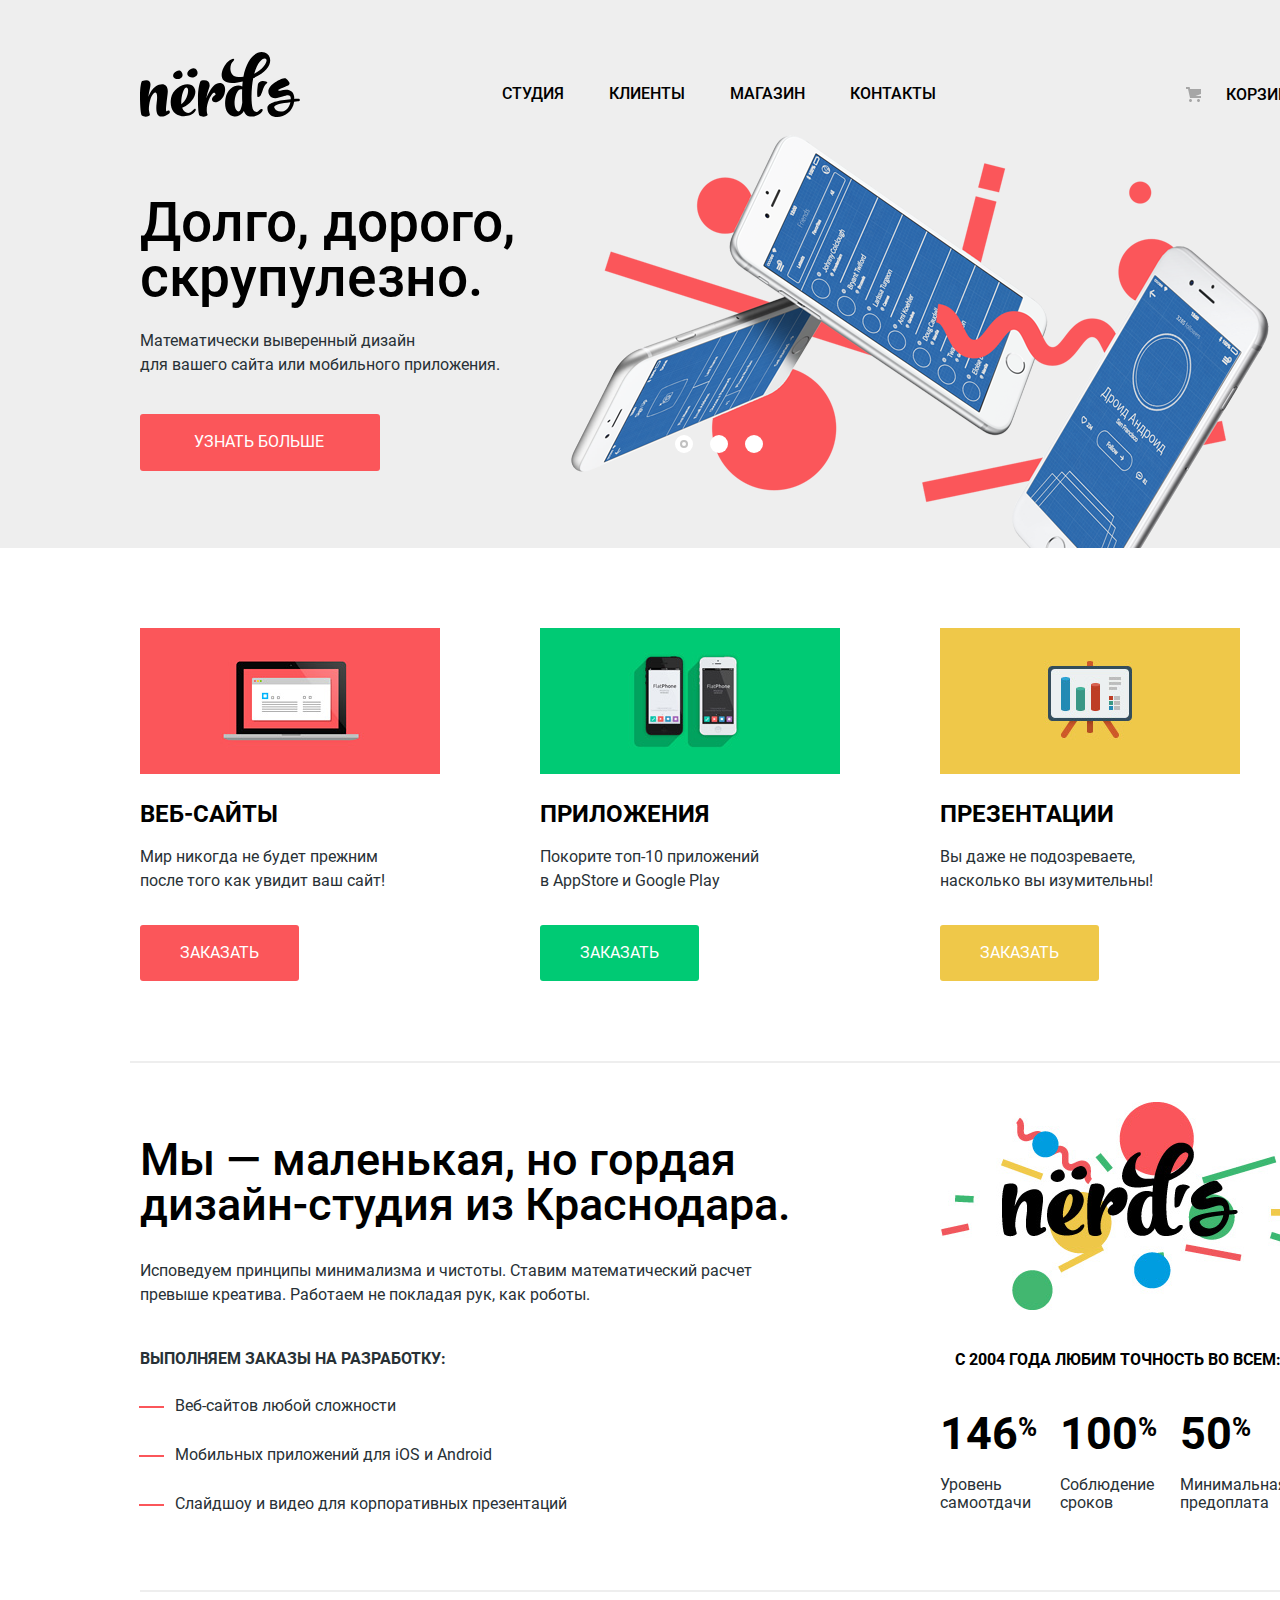
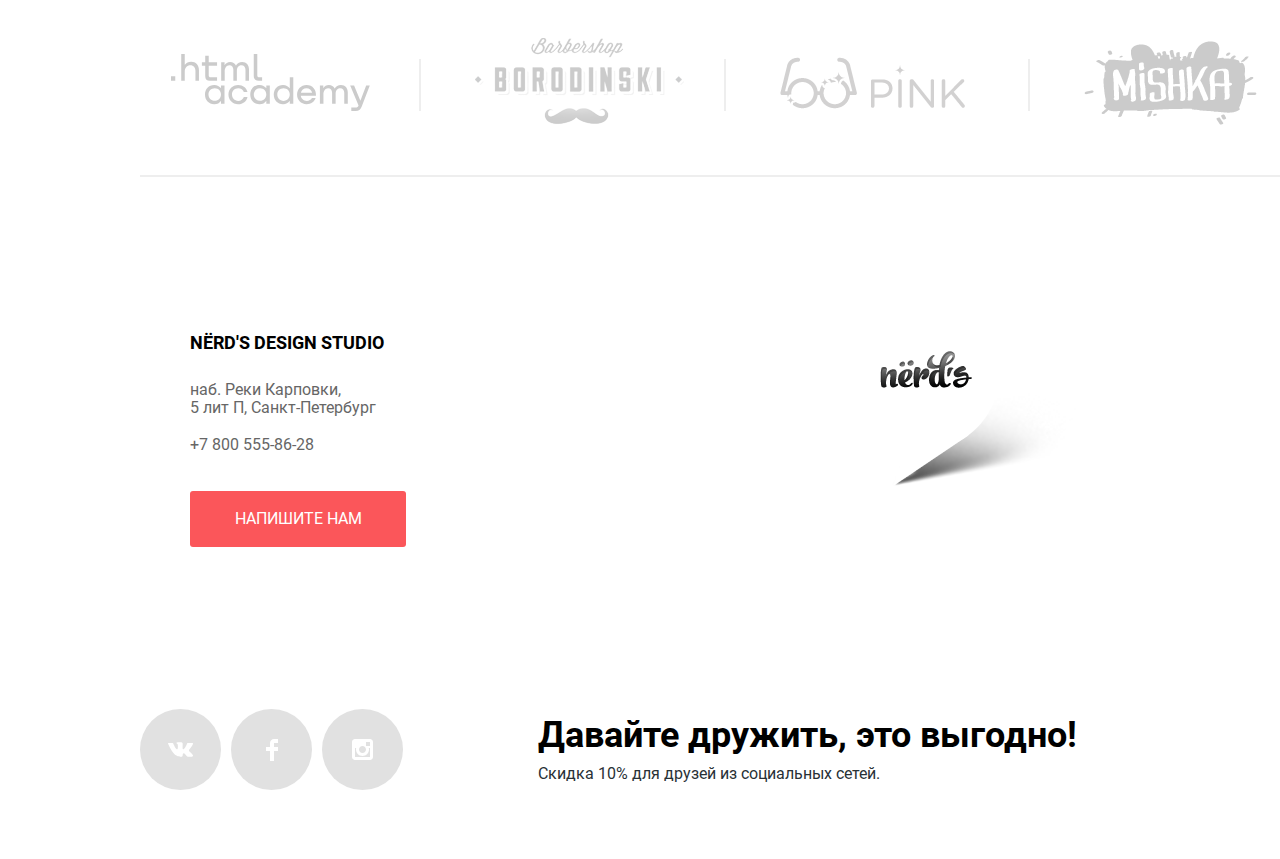
<file: index.html>
<!DOCTYPE html>
<html class="page" lang="ru">

<head>
    <meta charset="utf-8" />
    <title>HTML Academy: Нёрдс</title>
    <link rel="icon" href="favicon.ico" />
    <link rel="icon" href="img/favicons/favicon.svg" type="image/svg+xml" />
    <link rel="apple-touch-icon" href="img/favicons/152.png" />
    <link rel="manifest" href="manifest.webmanifest" />
    <link href="css/normalize.css" rel="stylesheet" />
    <link href="css/style.css" rel="stylesheet" />
</head>

<body class="page-body">
    <header class="main-header">
        <nav class="main-navigation">
            <div class="main-header-bar">
                <div class="main-navigation-wrappe">
                    <a href="index.html" class="main-header-logo">
                        <img src="img/nerds-logo.svg" width="160" height="65" alt="логотип магазина Нердс" />
                    </a>
                    <ul class="site-navigation">
                        <li><a href="#">студия</a></li>
                        <li><a href="#partners">клиенты</a></li>
                        <li><a href="catalog.html">магазин</a></li>
                        <li><a href="#contacts">контакты</a></li>
                    </ul>
                    <div class="basket-navigation">
                        <a class="basket" href="blank.html">корзина</a>
                    </div>
                </div>
            </div>
        </nav>
    </header>
    <main>
        <div class="features-wrappe">
            <section class="features container">
                <h1 class="visually-hidden">Интернет магазин Nerds</h1>
                <ul class="slider-list">
                    <li class="slide-one slide-all">
                        <div class="features-slide">
                            <p class="features-subject">
                                Долго, дорого,<br /> скрупулезно.</p>
                            <p></p>
                            <p class="features-subtitle">
                                Математически выверенный дизайн<br /> для вашего сайта или мобильного приложения.
                            </p>
                            <a class="button button-features" href="blank.html">узнать больше</a>
                            <div class="img-slide">
                                <img src="img/slide1-phone.png" width="760" height="431" alt="первая секции, телефоны для текста - Долго, дорого, скрупулезно.">
                            </div>
                        </div>
                    </li>
                    <li class="slide-two slide-none slide-all">
                        <div class="features-slide">
                            <p class="features-subject">
                                Любим математику<br /> как никто другой.
                            </p>
                            <p></p>
                            <p class="features-subtitle">
                                Никакого креатива, только математические формулы<br /> для расчета идеальных пропорций
                            </p>
                            <a class="button button-features" href="blank.html">узнать больше</a>
                            <div class="img-slide">
                                <img src="img/slide3-pc.png" width="760" height="431" alt="вторая секция, планшеты для текста -  Любим метематику.">
                            </div>
                        </div>
                    </li>
                    <li class="slide-three slide-none slide-all">
                        <div class="features-slide">
                            <p class="features-subject">
                                Только ночь,<br />только хардкор</p>
                            <p></p>
                            <p class="features-subtitle">
                                Работать днем, как все? Ма против этого.<br /> Ближе к полуночи работа только начинается.
                            </p>
                            <a class="button button-features" href="blank.html">узнать больше</a>
                            <div class="img-slide">
                                <img src="img/slide2-pad.png" width="760" height="431" alt="третья секция, ПК для текста - Только ночью.">
                            </div>
                        </div>
                    </li>
                </ul>
                <div class="slider-controls">
                    <button class="button-slide current" type="button" aria-label="Первый слайд"></button>
                    <button class="button-slide" type="button" aria-label="Второй слайд"></button>
                    <button class="button-slide" type="button" aria-label="Третий слайд"></button>
                </div>
            </section>
        </div>
        <section class="advantages container">
            <h2 class="visually-hidden">Преимущества</h2>
            <ul class="advantages-list">
                <li class="advantages-item">
                    <img class="advantages-img" src="img/web-site.png" width="300" height="146" alt="ноутбук и сайт" />
                    <h3>веб-сайты</h3>
                    <p>
                        Мир никогда не будет прежним<br /> после того как увидит ваш сайт!
                    </p>
                    <a class="button" href="blank.html">заказать</a>
                </li>
                <li class="advantages-item">
                    <img class="advantages-img" src="img/green-app.png" width="300" height="146" alt="зеленый телефон" />
                    <h3>приложения</h3>
                    <p>
                        Покорите топ-10 приложений<br /> в AppStore и Google Play
                    </p>
                    <a class="button button-app" href="blank.html">заказать</a>
                </li>
                <li class="advantages-item">
                    <img class="advantages-img" src="img/presentation.png" width="300" height="146" alt="желтый мальберт" />
                    <h3>презентации</h3>
                    <p>
                        Вы даже не подозреваете,<br /> насколько вы изумительны!
                    </p>
                    <a class="button button-presentation" href="blank.html">заказать</a>
                </li>
            </ul>
        </section>
        <section class="aside container">
            <h2 class="visually-hidden">Услуги</h2>
            <div class="entry">
                <p class="slogan">
                    Мы — маленькая, но гордая<br /> дизайн-студия из Краснодара.
                </p>
                <p>
                    Исповедуем принципы минимализма и чистоты. Ставим математический расчет
                    <br /> превыше креатива. Работаем не покладая рук, как роботы.
                </p>
                <p class="entry-caption">Выполняем заказы на разработку:</p>
                <ul class="entry-list">
                    <li class="entry-item">Веб-сайтов любой сложности</li>
                    <li class="entry-item">Мобильных приложений для iOS и Android</li>
                    <li class="entry-item">
                        Слайдшоу и видео для корпоративных презентаций
                    </li>
                </ul>
            </div>
            <div class="promo">
                <img src="img/nerds-illustration.png" width="360" height="208" alt="большой разноцветный логотип магазина Нердс" />
                <p class="promo-caption">с 2004 года Любим точность во всем:</p>
                <dl class="promo-list">
                    <dt>146<sup>%</sup></dt>
                    <dd>
                        Уровень<br /> самоотдачи
                    </dd>
                    <dt>100<sup>%</sup></dt>
                    <dd>
                        Соблюдение<br /> сроков
                    </dd>
                    <dt>50<sup>%</sup></dt>
                    <dd>
                        Минимальная<br /> предоплата
                    </dd>
                </dl>
            </div>
        </section>
        <section class="partners container">
            <h2 class="visually-hidden" id="partners">Клиенты</h2>
            <ul class="partners-list">
                <li class="partners-item line">
                    <a href="https://htmlacademy.ru/intensive/htmlcss">
                        <img class="partners-logo" src="img/logo_htmlacademy.svg" width="199" height="57" alt="логотип htmlacademy" />
                    </a>
                </li>
                <li class="partners-item line">
                    <a href="blank.html">
                        <img class="partners-logo" src="img/logo-barbershop.png" width="209" height="90" alt="логотип барбершоп" />
                    </a>
                </li>
                <li class="partners-item line">
                    <a href="blank.html">
                        <img class="partners-logo" src="img/logo-pink.png" width="185" height="52" alt="логотип pink" />
                    </a>
                </li>
                <li class="partners-item line">
                    <a href="blank.html">
                        <img class="partners-logo" src="img/logo-mishka.png" width="173" height="84" alt="логотип mishka" />
                    </a>
                </li>
            </ul>
        </section>
    </main>
    <footer class="main-footer">
        <div class="header-footer">
            <div class="maps">
                <iframe src="https://www.google.com/maps/embed?pb=!1m18!1m12!1m3!1d15974.010485032839!2d30.290241371312494!3d59.96944861841002!2m3!1f0!2f0!3f0!3m2!1i1024!2i768!4f13.1!3m3!1m2!1s0x4696314db404b36b%3A0x1d934f1978240bba!2zTtGRcmRz!5e0!3m2!1sru!2sby!4v1647709464839!5m2!1sru!2sby"
                    width="100%" height="416" style="border: 0" allowfullscreen="" loading="lazy"></iframe>
            </div>
            <div class="contacts container" id="contacts">
                <div class="contacts-address">
                    <p class="contacts-title">Nёrd's design studio</p>
                    <p class="contacts-text">
                        наб. Реки Карповки,<br /> 5 лит П, Санкт-Петербург
                    </p>
                    <p>
                        <a class="contacts-phone" href="tel:+78005558628">+7 800 555-86-28</a>
                    </p>
                    <a class="button button-contacts" href="#">Напишите нам</a>
                </div>
                <div class="map-marker">
                    <img src="img/map-marker.png" width="231" height="190" alt="метка карты" />
                </div>
            </div>
        </div>
        <div class="footer-down container">
            <div class="footer-social">
                <ul>
                    <li class="social-item">
                        <a class="social-button" href="#">
                            <span class="visually-hidden">Вконтакте</span>
                            <div class="social">
                                <svg aria-hidden="true" focusable="false" width="26" height="15" viewBox="0 0 27 15" fill="none">
                                    <path
                                        d="M16.138 11.51C17.094 11.201 18.318 13.55 19.621 14.449C20.599 15.13 21.348 14.983 21.348 14.983L24.821 14.933C24.821 14.933 26.636 14.821 25.778 13.379C25.707 13.259 25.275 12.31 23.193 10.357C21.016 8.31404 21.311 8.64504 23.932 5.11304C25.529 2.96004 26.168 1.64504 25.968 1.08504C25.776 0.546037 24.603 0.686037 24.603 0.686037L20.69 0.713037C20.309 0.714037 19.986 0.832037 19.839 1.22804C19.836 1.23204 19.218 2.89404 18.394 4.30704C16.653 7.29604 15.958 7.45504 15.67 7.26804C15.009 6.83504 15.176 5.53104 15.176 4.60404C15.176 1.70704 15.608 0.499037 14.33 0.187037C13.903 0.0830374 13.591 0.0150374 12.502 0.00503741C11.11 -0.0159626 9.92797 0.00503743 9.25797 0.334037C8.81297 0.557037 8.47197 1.04604 8.67897 1.07404C8.93897 1.10904 9.52197 1.23404 9.83397 1.66004C10.235 2.21204 10.223 3.44904 10.223 3.44904C10.223 3.44904 10.452 6.86004 9.68297 7.28304C9.15497 7.57304 8.43297 6.98104 6.87997 4.26704C6.08697 2.87904 5.48797 1.34504 5.48797 1.34504C5.48797 1.34504 5.37197 1.06004 5.16197 0.904037C4.91197 0.719037 4.56197 0.660037 4.56197 0.660037L0.84797 0.684037C0.84797 0.684037 0.28997 0.700037 0.0849697 0.946037C-0.0970303 1.16404 0.0699697 1.61404 0.0699697 1.61404C0.0699697 1.61404 2.97897 8.49504 6.27297 11.961C9.29297 15.143 12.725 14.932 12.725 14.932H14.28C14.28 14.932 14.749 14.878 14.989 14.62C15.213 14.38 15.203 13.929 15.203 13.929C15.203 13.929 15.172 11.82 16.138 11.51Z"
                                        fill="white" />
                                </svg>
                            </div>
                        </a>
                    </li>
                    <li class="social-item">
                        <a class="social-button" href="#">
                            <span class="visually-hidden">Фейсбук</span>
                            <div class="social">
                                <svg aria-hidden="true" focusable="false" width="12" height="22" viewBox="0 0 12 22" fill="none">
                                    <path d="M12 4V0H8C5.79086 0 4 1.79086 4 4V8H0V12H4V22H8V12H12V8H8V4H12Z"
                                        fill="white" />
                                </svg>
                            </div>
                        </a>
                    </li>
                    <li class="social-item">
                        <a class="social-button" href="blank.html">
                            <span class="visually-hidden">Инстаграм</span>
                            <div class="social">
                                <svg aria-hidden="true" focusable="false" width="21" height="21" viewBox="0 0 21 21" fill="none">
                                    <path fill-rule="evenodd" clip-rule="evenodd"
                                        d="M3 0H18C19.65 0 21 1.35 21 3V18C21 19.65 19.65 21 18 21H3C1.35 21 0 19.65 0 18V3C0 1.35 1.35 0 3 0ZM14 10.5C14 8.57 12.43 7 10.5 7C8.57 7 7 8.57 7 10.5C7 12.43 8.57 14 10.5 14C12.43 14 14 12.43 14 10.5ZM3 18V9H4.181C4.0626 9.49127 4.00186 9.99467 4 10.5C4 14.0899 6.91015 17 10.5 17C14.0899 17 17 14.0899 17 10.5C16.9986 9.99464 16.9379 9.49118 16.819 9H18V18H3ZM14 7H18V3H14V7Z"
                                        fill="white" />
                                </svg>
                            </div>
                        </a>
                    </li>
                </ul>
            </div>
            <div>
                <p class="footer-title">Давайте дружить, это выгодно!</p>
                <p class="footer-text">Скидка 10% для друзей из социальных сетей.</p>
            </div>
        </div>
    </footer>
    <div class="modal">
        <form class="answer-form" action="https://echo.htmlacademy.ru/courses" method="post">
            <div class="modal-wrapp">
                <h2 class="modal-title">Напишите нам</h2>
                <div class="modal-name-wrapp">
                    <label for="name">Ваше имя:</label>
                    <br>
                    <input class="modal-name modal-border" type="text" name="name" id="name" placeholder="Имя Фамилия">
                </div>
                <div class="modal-email-wrapp">
                    <label for="email">Ваш email:</label>
                    <br>
                    <input class="modal-email modal-border" type="text" name="email" id="email" placeholder="email@example.com">
                </div>
                <div class="modal-text-wrapp">
                    <label>Текст письма:</label>
                    <br>
                    <textarea class="modal-text modal-border" name="text" placeholder="В свободной форме"></textarea>
                </div>
                <button class="button modal-button" type="submit">Отправить</button>
                <button class="button-close" type="button" aria-label="Закрыть"></button>
            </div>
        </form>
    </div>
    <div class="dark-page">
    </div>
    <script src="js/modal.js"></script>
    <script src="js/slide.js"></script>
</body>

</html>
</file>
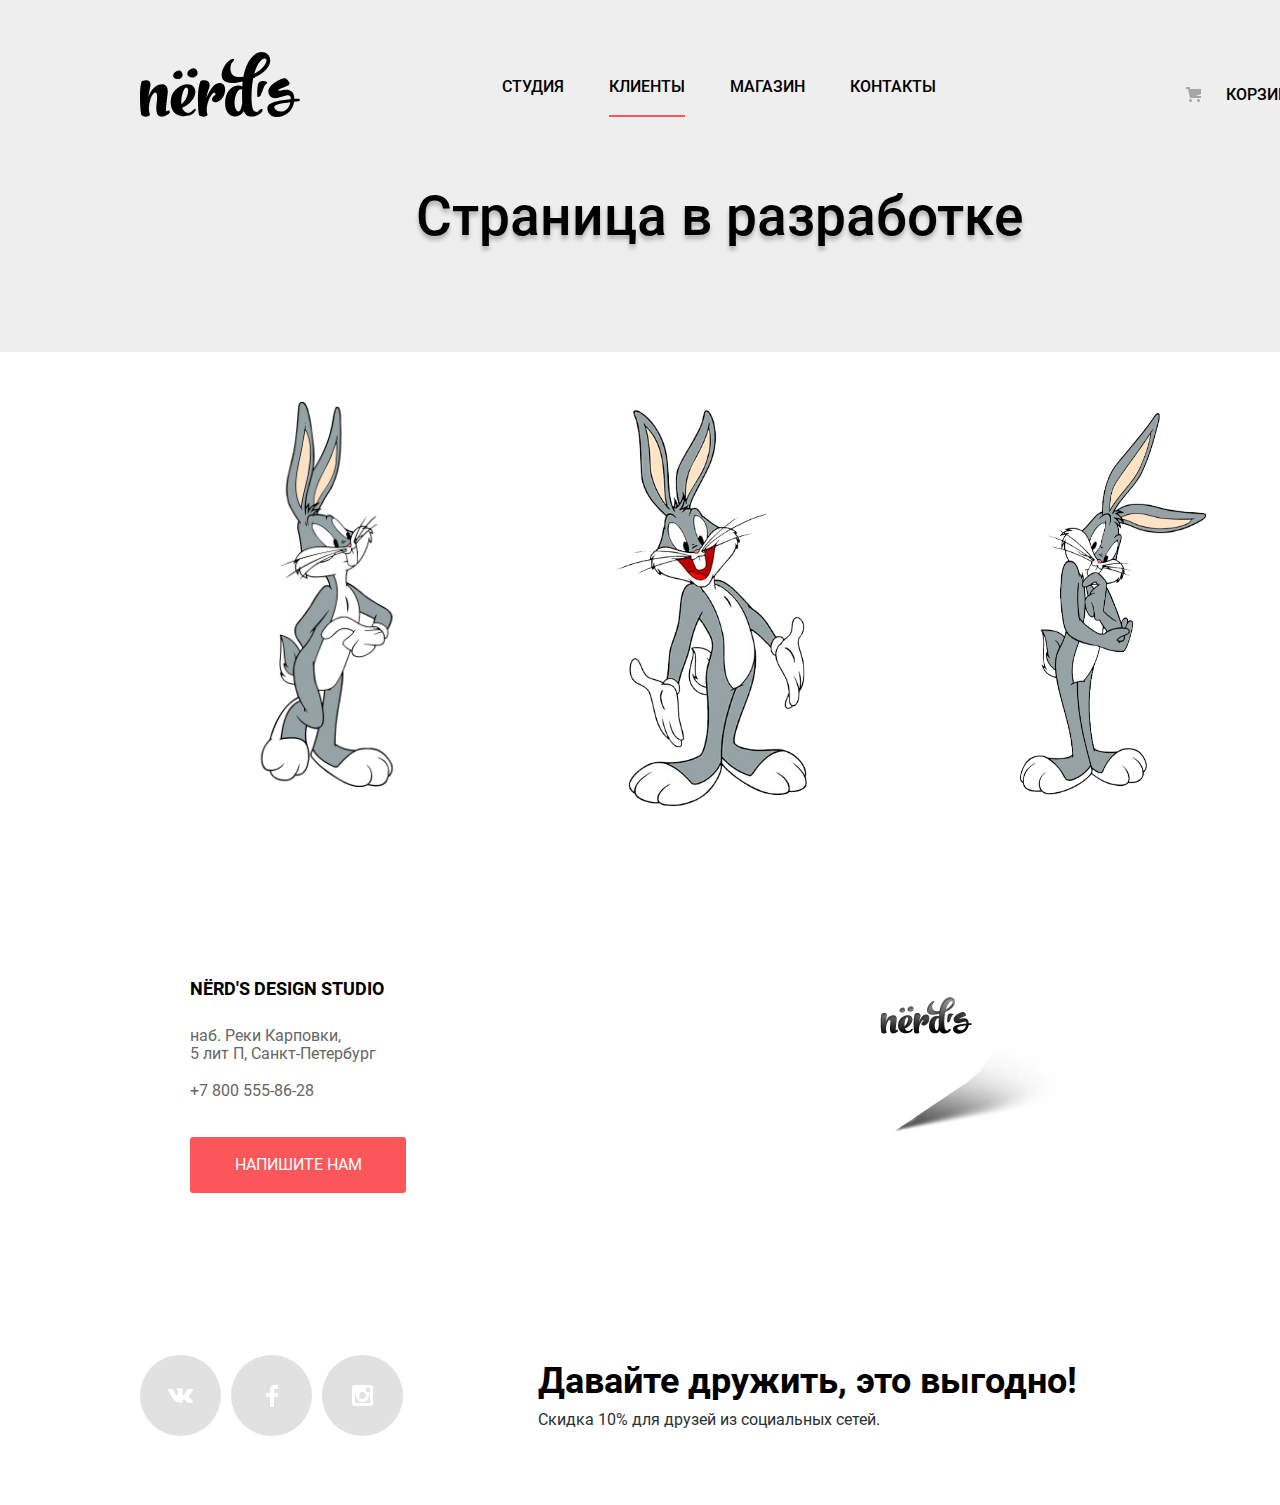
<file: blank.html>
<!DOCTYPE html>
<html class="page" lang="ru">

<head>
    <meta charset="utf-8">
    <title>HTML Academy: Нёрдс</title>
    <link rel="icon" href="favicon.ico">
    <link rel="icon" href="img/favicons/favicon.svg" type="image/svg+xml">
    <link rel="apple-touch-icon" href="img/favicons/152.png">
    <link rel="manifest" href="manifest.webmanifest">
    <link href="css/normalize.css" rel="stylesheet">
    <link href="css/style.css" rel="stylesheet">
</head>

<body class="page-body">
    <header class="main-header">
        <nav class="main-navigation">
            <div class="main-header-bar">
                <div class="main-navigation-wrappe">
                    <a href="index.html" class="main-header-logo">
                        <img src="img/nerds-logo.svg" width="160" height="65" alt="черный логотип Нердс">
                    </a>
                    <ul class="site-navigation">
                        <li><a href="index.html">студия</a></li>
                        <li><a class="active-page" href="#">клиенты</a></li>
                        <li><a href="catalog.html">магазин</a></li>
                        <li><a href="#">контакты</a></li>
                    </ul>
                    <div class="basket-navigation">
                        <a class="basket" href="blank.html">корзина</a>
                    </div>
                </div>
            </div>
        </nav>
        <section class="main-title-wrappe">
            <div class="main-title container">
                <h1>Страница в разработке</h1>
            </div>
        </section>
    </header>
    <main class="container">
        <div class="bugs">
            <a href="https://youtu.be/_SbJR2sgInw" target="_blank">
                <img src="img/blank/Bugs_blank.png" width="200" height="300" alt="bugs bunny">
            </a>
            <img src="img/blank/baks_bani4.png" width="240" height="420" alt="bugs bunny">
            <img src="img/blank/Bugs_blank2.png" width="200" height="380" alt="bugs bunny">
        </div>
    </main>
    <footer class="main-footer">
        <div class="header-footer">
            <div class="maps">
                <iframe src="https://www.google.com/maps/embed?pb=!1m18!1m12!1m3!1d15974.010485032839!2d30.290241371312494!3d59.96944861841002!2m3!1f0!2f0!3f0!3m2!1i1024!2i768!4f13.1!3m3!1m2!1s0x4696314db404b36b%3A0x1d934f1978240bba!2zTtGRcmRz!5e0!3m2!1sru!2sby!4v1647709464839!5m2!1sru!2sby"
                    width="100%" height="416" style="border: 0" allowfullscreen="" loading="lazy"></iframe>
            </div>
            <div class="contacts container">
                <div class="contacts-address">
                    <p class="contacts-title">Nёrd's design studio</p>
                    <p class="contacts-text">
                        наб. Реки Карповки,<br /> 5 лит П, Санкт-Петербург
                    </p>
                    <p>
                        <a class="contacts-phone" href="tel:+78005558628">+7 800 555-86-28</a
            >
          </p>
          <a class="button button-contacts" href="blank.html">Напишите нам</a>
                </div>
                <div class="map-marker">
                    <img src="img/map-marker.png" width="231" height="190" alt="метка карты" />
                </div>
            </div>
        </div>
        <div class="footer-down container">
            <div class="footer-social">
                <ul>
                    <li class="social-item">
                        <a class="social-button" href="#">
                            <span class="visually-hidden">Вконтакте</span>
                            <div class="social">
                                <svg aria-hidden="true" focusable="false" width="26" height="15" viewBox="0 0 27 15" fill="none">
                  <path
                    d="M16.138 11.51C17.094 11.201 18.318 13.55 19.621 14.449C20.599 15.13 21.348 14.983 21.348 14.983L24.821 14.933C24.821 14.933 26.636 14.821 25.778 13.379C25.707 13.259 25.275 12.31 23.193 10.357C21.016 8.31404 21.311 8.64504 23.932 5.11304C25.529 2.96004 26.168 1.64504 25.968 1.08504C25.776 0.546037 24.603 0.686037 24.603 0.686037L20.69 0.713037C20.309 0.714037 19.986 0.832037 19.839 1.22804C19.836 1.23204 19.218 2.89404 18.394 4.30704C16.653 7.29604 15.958 7.45504 15.67 7.26804C15.009 6.83504 15.176 5.53104 15.176 4.60404C15.176 1.70704 15.608 0.499037 14.33 0.187037C13.903 0.0830374 13.591 0.0150374 12.502 0.00503741C11.11 -0.0159626 9.92797 0.00503743 9.25797 0.334037C8.81297 0.557037 8.47197 1.04604 8.67897 1.07404C8.93897 1.10904 9.52197 1.23404 9.83397 1.66004C10.235 2.21204 10.223 3.44904 10.223 3.44904C10.223 3.44904 10.452 6.86004 9.68297 7.28304C9.15497 7.57304 8.43297 6.98104 6.87997 4.26704C6.08697 2.87904 5.48797 1.34504 5.48797 1.34504C5.48797 1.34504 5.37197 1.06004 5.16197 0.904037C4.91197 0.719037 4.56197 0.660037 4.56197 0.660037L0.84797 0.684037C0.84797 0.684037 0.28997 0.700037 0.0849697 0.946037C-0.0970303 1.16404 0.0699697 1.61404 0.0699697 1.61404C0.0699697 1.61404 2.97897 8.49504 6.27297 11.961C9.29297 15.143 12.725 14.932 12.725 14.932H14.28C14.28 14.932 14.749 14.878 14.989 14.62C15.213 14.38 15.203 13.929 15.203 13.929C15.203 13.929 15.172 11.82 16.138 11.51Z"
                    fill="white"
                  />
                </svg>
                            </div>
                        </a>
                    </li>
                    <li class="social-item">
                        <a class="social-button" href="#">
                            <span class="visually-hidden">Фейсбук</span>
                            <div class="social">
                                <svg aria-hidden="true" focusable="false" width="12" height="22" viewBox="0 0 12 22" fill="none">
                  <path
                    d="M12 4V0H8C5.79086 0 4 1.79086 4 4V8H0V12H4V22H8V12H12V8H8V4H12Z"
                    fill="white"
                  />
                </svg>
                            </div>
                        </a>
                    </li>
                    <li class="social-item">
                        <a class="social-button" href="#">
                            <span class="visually-hidden">Инстаграм</span>
                            <div class="social">
                                <svg aria-hidden="true" focusable="false" width="21" height="21" viewBox="0 0 21 21" fill="none">
                  <path
                    fill-rule="evenodd"
                    clip-rule="evenodd"
                    d="M3 0H18C19.65 0 21 1.35 21 3V18C21 19.65 19.65 21 18 21H3C1.35 21 0 19.65 0 18V3C0 1.35 1.35 0 3 0ZM14 10.5C14 8.57 12.43 7 10.5 7C8.57 7 7 8.57 7 10.5C7 12.43 8.57 14 10.5 14C12.43 14 14 12.43 14 10.5ZM3 18V9H4.181C4.0626 9.49127 4.00186 9.99467 4 10.5C4 14.0899 6.91015 17 10.5 17C14.0899 17 17 14.0899 17 10.5C16.9986 9.99464 16.9379 9.49118 16.819 9H18V18H3ZM14 7H18V3H14V7Z"
                    fill="white"
                  />
                </svg>
                            </div>
                        </a>
                    </li>
                </ul>
            </div>
            <div>
                <p class="footer-title">Давайте дружить, это выгодно!</p>
                <p class="footer-text">Скидка 10% для друзей из социальных сетей.</p>
            </div>
        </div>
    </footer>
    <div class="modal modal-none">
        <form class="answer-form" action="https://echo.htmlacademy.ru/courses" method="post">
            <div class="modal-wrapp">
                <h2 class="modal-title">Напишите нам</h2>
                <div class="modal-name-wrapp">
                    <label for="name">Ваше имя:</label>
                    <br />
                    <input class="modal-name modal-border" type="text" name="name" id="name" placeholder="Имя Фамилия" />
                </div>
                <div class="modal-email-wrapp">
                    <label for="email">Ваш email:</label>
                    <br />
                    <input class="modal-email modal-border" type="text" name="email" id="email" placeholder="email@example.com" />
                </div>
                <div class="modal-text-wrapp">
                    <label>Текст письма:</label>
                    <br />
                    <textarea class="modal-text modal-border" placeholder="В свободной форме"></textarea>
                </div>
                <button class="button modal-button" type="submit">Отправить</button>
                <button class="button-close" type="button" aria-label="Закрыть"></button>
            </div>
        </form>
    </div>
    <script src="js/modal.js"></script>
</body>

</html>
</file>
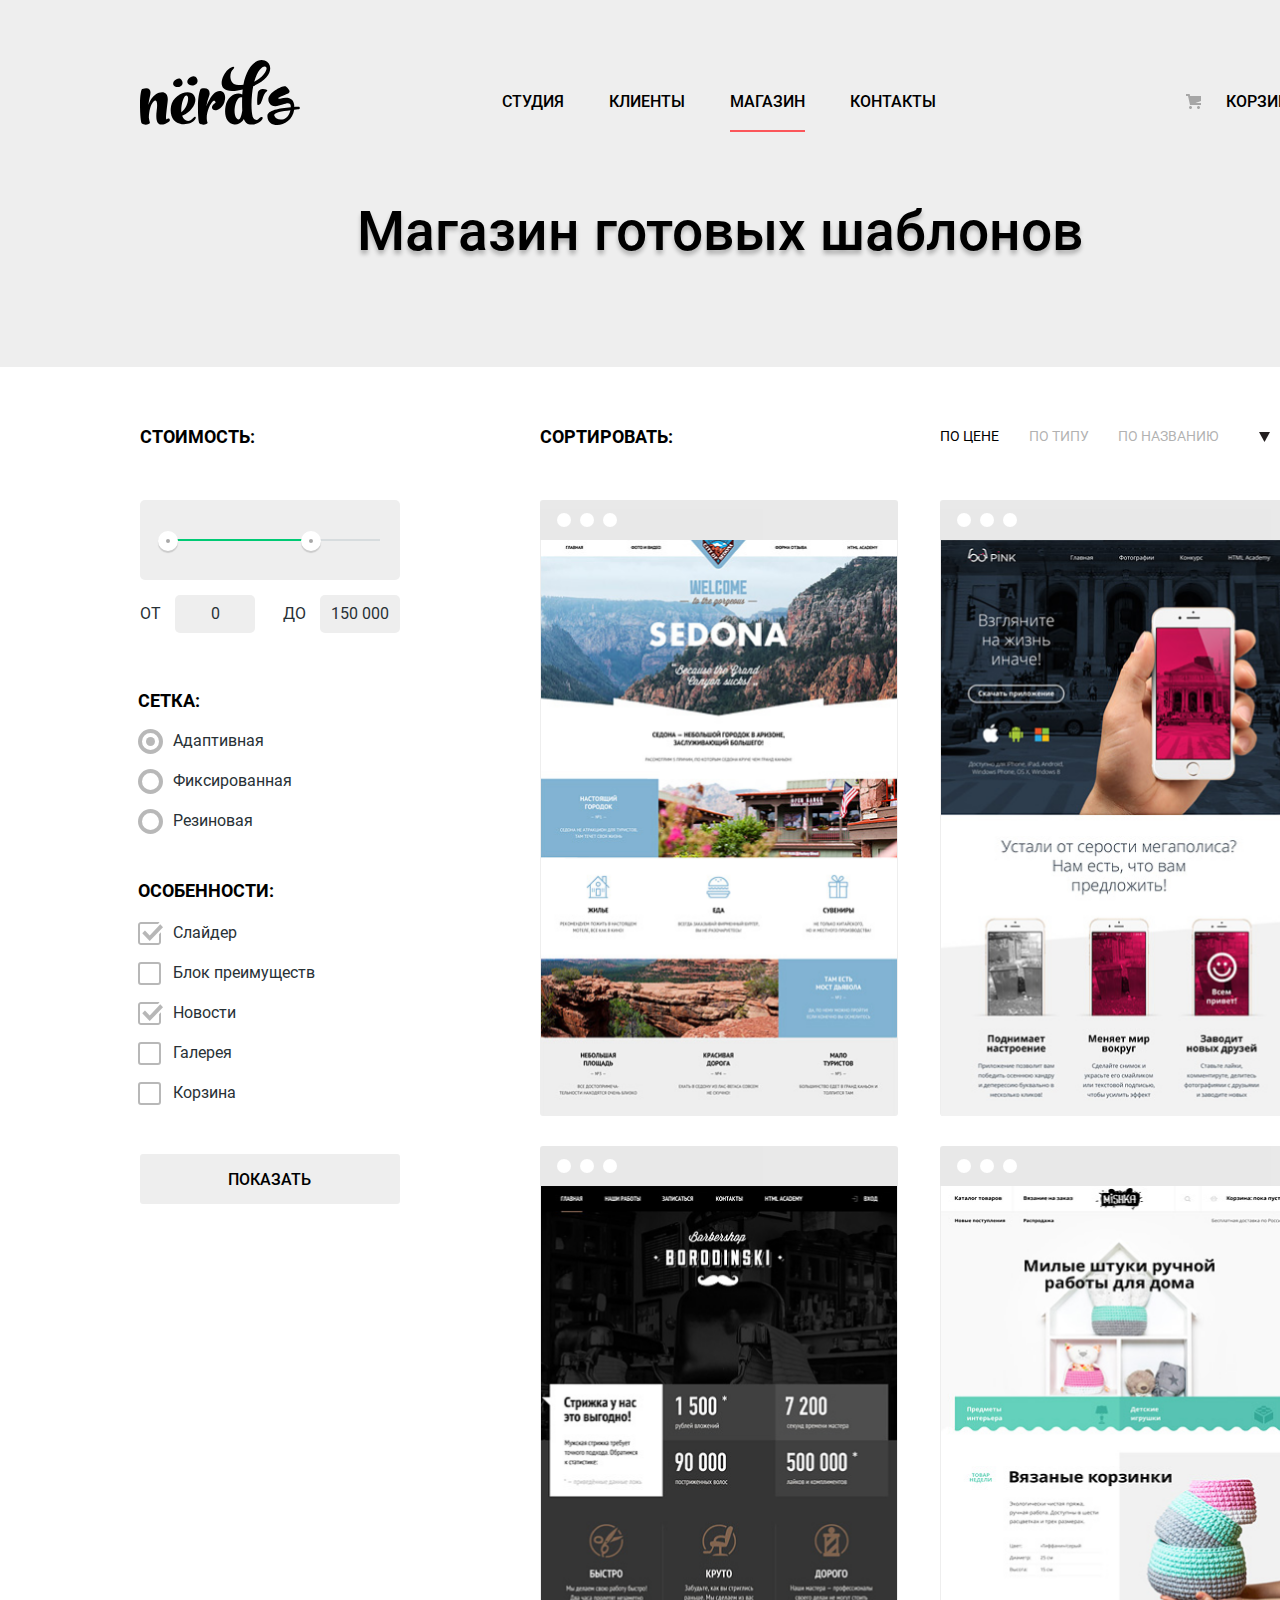
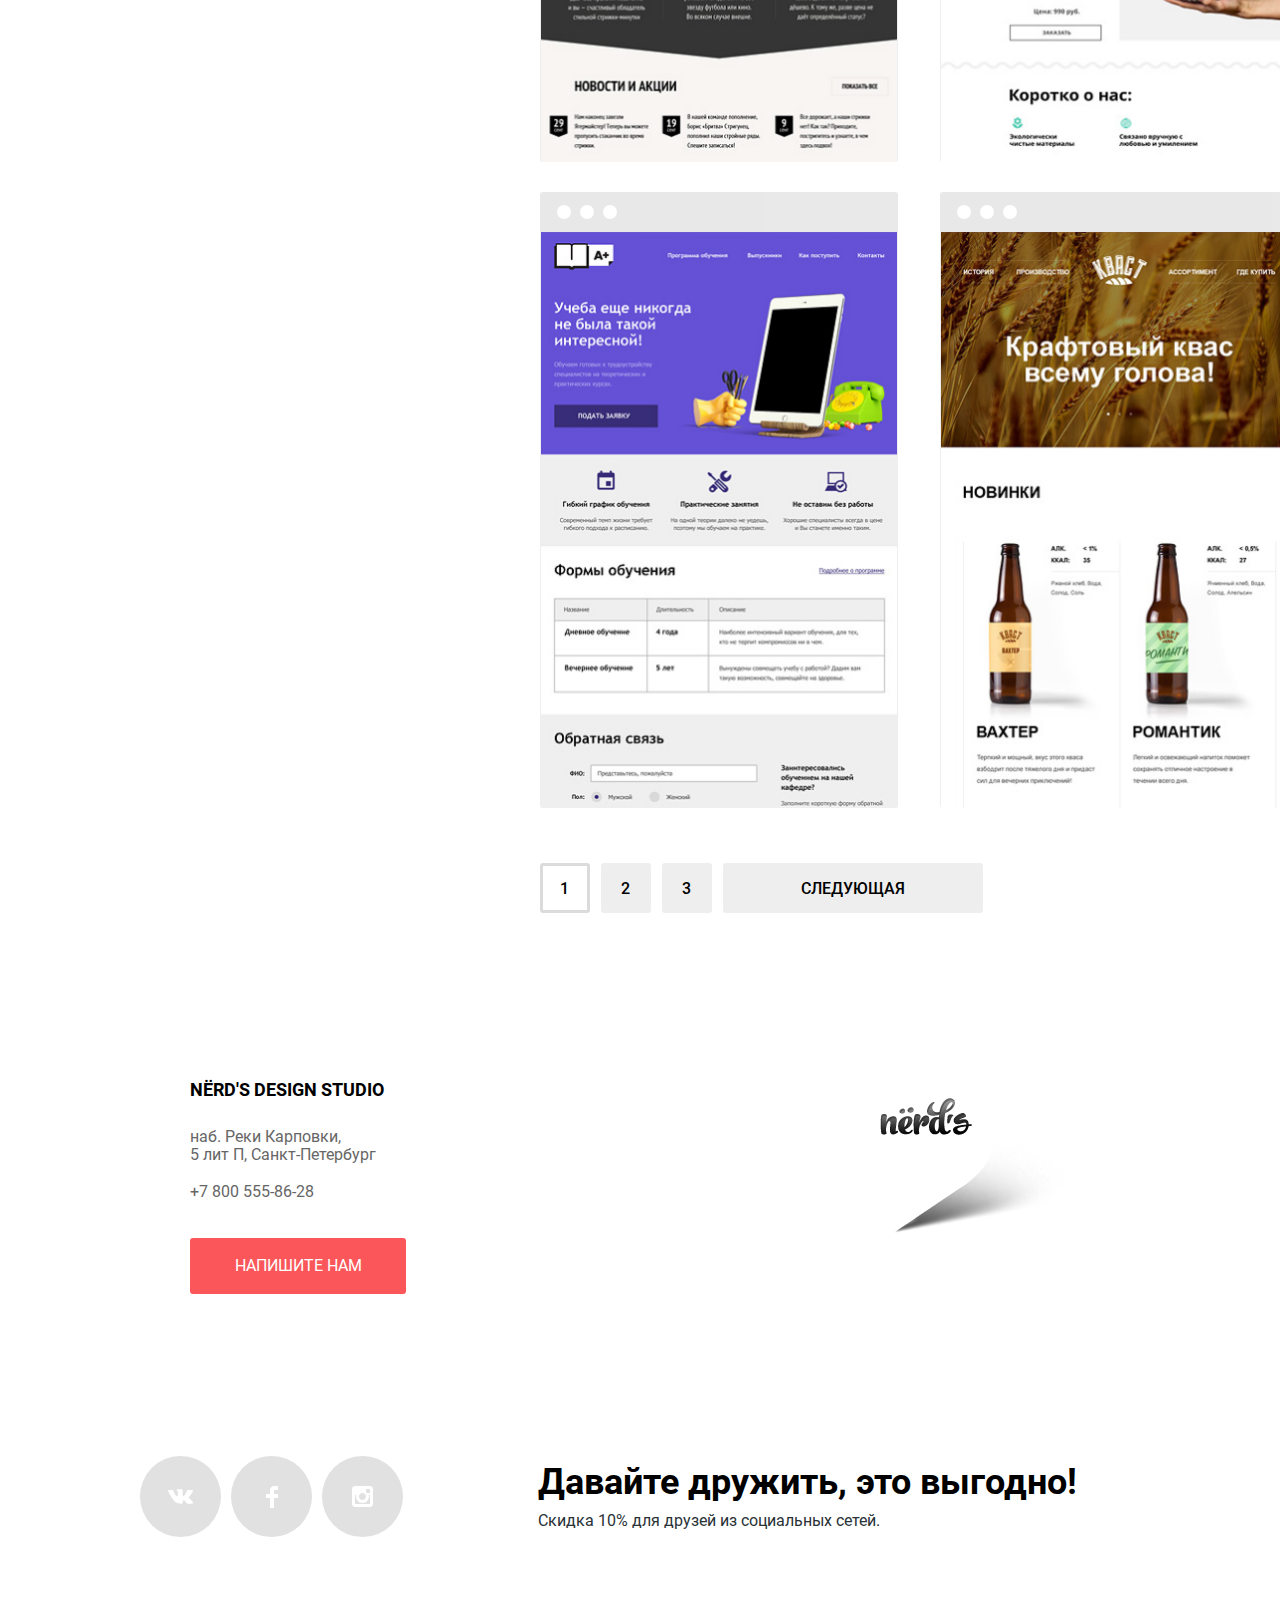
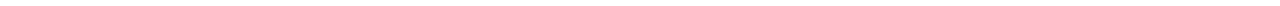
<file: catalog.html>
<!DOCTYPE html>
<html class="page" lang="ru">

<head>
    <meta charset="utf-8" />
    <title>HTML Academy: Нёрдс</title>
    <link rel="icon" href="favicon.ico" />
    <link rel="icon" href="img/favicons/favicon.svg" type="image/svg+xml" />
    <link rel="apple-touch-icon" href="img/favicons/152.png" />
    <link rel="manifest" href="manifest.webmanifest" />
    <link href="css/normalize.css" rel="stylesheet" />
    <link href="css/style.css" rel="stylesheet" />
</head>

<body class="page-body">
    <header class="main-header">
        <nav class="main-navigation">
            <div class="main-header-bar">
                <div class="main-navigation-wrappe">
                    <a href="index.html" class="main-header-logo">
                        <img src="img/nerds-logo.svg" width="160" height="65" alt="черный логотип Нердс" />
                    </a>
                    <ul class="site-navigation site-navigation-catalog">
                        <li><a href="index.html">студия</a></li>
                        <li><a href="index.html#partners">клиенты</a></li>
                        <li><a href="#" class="active-page">магазин</a></li>
                        <li><a href="#contacts">контакты</a></li>
                    </ul>
                    <div class="basket-navigation">
                        <a class="basket" href="blank.html">корзина</a>
                    </div>
                </div>
            </div>
        </nav>
        <section class="main-title-wrappe">
            <div class="main-title container">
                <h1>Магазин готовых шаблонов</h1>
            </div>
        </section>
    </header>
    <main class="container container-catalog">
        <section class="filter">
            <h2 class="visually-hidden">Фильтр товаров</h2>
            <form method="get" action="https://echo.htmlacademy.ru" target="_blank">
                <fieldset class="filter-item">
                    <legend class="filtr-legend">Стоимость:</legend>
                    <div class="range-filter">
                        <div class="range-controls">
                            <div class="scale">
                                <div class="bar" style="width: 65%; margin-left: 7%"></div>
                            </div>
                            <div class="toggle toggle-min" tabindex="0" style="left: 7%"></div>
                            <div class="toggle toggle-max" tabindex="0" style="left: 62%"></div>
                        </div>
                        <div class="price-controls">
                            <label class="min-price">
                  от <input type="text" name="min-price" value="0" />
                </label>
                            <label class="max-price">
                  до <input type="text" name="max-price" value="150 000" />
                </label>
                        </div>
                    </div>
                </fieldset>

                <fieldset class="radio-filter filter-option">
                    <legend class="filtr-legend">Сетка:</legend>
                    <ul class="radio-list">
                        <li class="radio-item">
                            <input class="visually-hidden filter-input-radio" type="radio" name="radio" id="filter-adaptive" value="adaptive" checked>
                            <label for="filter-adaptive">Адаптивная</label>
                        </li>
                        <li class="radio-item">
                            <input class="visually-hidden filter-input-radio" type="radio" name="radio" id="filter-fixed" value="fixed">
                            <label for="filter-fixed">Фиксированная</label>
                        </li>
                        <li class="radio-item">
                            <input class="visually-hidden filter-input-radio" type="radio" name="radio" id="filter-Rubber" value="Rubber">
                            <label for="filter-Rubber">Резиновая</label>
                        </li>
                    </ul>
                </fieldset>

                <fieldset class="checkbox-filter filter-option">
                    <legend class="filtr-legend">Особенности:</legend>
                    <ul class="checkbox-list">
                        <li class="checkbox-item">
                            <input class="visually-hidden filter-input-checkbox" type="checkbox" name="slaider" id="filter-slaider" checked>
                            <label for="filter-slaider">Слайдер</label>
                        </li>
                        <li class="checkbox-item">
                            <input class="visually-hidden filter-input-checkbox" type="checkbox" name="advantages_block" id="filter-block">
                            <label for="filter-block">Блок преимуществ</label>
                        </li>
                        <li class="checkbox-item">
                            <input class="visually-hidden filter-input-checkbox" type="checkbox" name="news" id="filter-news" checked>
                            <label for="filter-news">Новости</label>
                        </li>
                        <li class="checkbox-item">
                            <input class="visually-hidden filter-input-checkbox" type="checkbox" name="gallery" id="filter-gallery">
                            <label for="filter-gallery">Галерея</label>
                        </li>
                        <li class="checkbox-item">
                            <input class="visually-hidden filter-input-checkbox" type="checkbox" name="basket" id="filter-basket">
                            <label for="filter-basket">Корзина</label>
                        </li>
                    </ul>
                </fieldset>
                <button class="button-filtr" type="submit">Показать</button>
            </form>
        </section>
        <section class="catalog">
            <h2 class="visually-hidden">Товары</h2>
            <div class="sort">
                <div class="sort-filtr-legend">
                    <p class="filtr-legend">Сортировать:</p>
                </div>
                <ul class="sort-list">
                    <li class="sort-item-active"><a href="#">По цене</a></li>
                    <li class="sort-item"><a href="#">По типу</a></li>
                    <li class="sort-item"><a href="#">По названию</a></li>
                </ul>
                <div class="sort-icon-wrapp">
                    <a class="sort-icon-dawn" href="#">
                        <svg width="11" height="10" viewBox="0 0 11 10" fill="none">
                <path d="M5.5 10L0 0H11" fill="#231F20" />
              </svg>
                    </a>
                    <a class="sort-icon-up" href="#">
                        <svg width="11" height="10" viewBox="0 0 11 10" fill="none">
                <g><path d="M5.5 0L0 10H11L5.5 0Z" fill="#231F20" /></g>
              </svg>
                    </a>
                </div>
            </div>
            <ul class="catalog-list">
                <li class="catalog-item">
                    <div class="catalog-item-header">
                        <div class="point"></div>
                        <div class="point"></div>
                        <div class="point"></div>
                    </div>
                    <div class="popup">
                        <a href="blank.html">
                            <p class="popup-title">sedona</p>
                            <p class="popup-desc">Информационный сайт<br />для туристов</p>
                        </a>
                        <button class="button button-catalog" type="button" aria-label="купить шаблон sedona за 9900 рублей">
                            9 900 P
                        </button>
                    </div>
                    <img class="imege-catalog" src="img/sedona.png" width="358" height="576" alt="скриншот сайта sedona" />
                </li>
                <li class="catalog-item">
                    <div class="catalog-item-header">
                        <div class="point"></div>
                        <div class="point"></div>
                        <div class="point"></div>
                    </div>
                    <div class="popup">
                        <a href="blank.html">
                            <p class="popup-title">pink app</p>
                            <p class="popup-desc">
                                Продуктовый лединг<br />приложения для iOS и Android
                            </p>
                        </a>
                        <button class="button button-catalog" type="button" aria-label="купить шаблон pink app за 9900 рублей">
                        9 900 P
                        </button>
                    </div>
                    <img class="imege-catalog" src="img/pink.png" width="358" height="576" alt="скриншот сайта pink" />
                </li>
                <li class="catalog-item">
                    <div class="catalog-item-header">
                        <div class="point"></div>
                        <div class="point"></div>
                        <div class="point"></div>
                    </div>
                    <div class="popup">
                        <a href="blank.html">
                            <p class="popup-title">Barbershop</p>
                            <p class="popup-desc">
                                Сайт салона красоты,<br />Для мужчин, да.
                            </p>
                        </a>
                        <button class="button button-catalog" type="button" aria-label="купить шаблон Barbershop за 9900 рублей">
                9 900 P
              </button>
                    </div>
                    <img class="imege-catalog" src="img/barbershop.png" width="358" height="576" alt="скриншот сайта barber" />
                </li>
                <li class="catalog-item">
                    <div class="catalog-item-header">
                        <div class="point"></div>
                        <div class="point"></div>
                        <div class="point"></div>
                    </div>
                    <div class="popup">
                        <a href="blank.html">
                            <p class="popup-title">Mishka</p>
                            <p class="popup-desc">Интернет-магазин<br />вязаных игрушек</p>
                        </a>
                        <button class="button button-catalog" type="button" aria-label="купить шаблон Mishka за 9900 рублей">
                    9 900 P
                </button>
                    </div>
                    <img class="imege-catalog" src="img/mishka.png" width="358" height="576" alt="скриншот сайта mishka" />
                </li>
                <li class="catalog-item">
                    <div class="catalog-item-header">
                        <div class="point"></div>
                        <div class="point"></div>
                        <div class="point"></div>
                    </div>
                    <div class="popup">
                        <a href="blank.html">
                            <p class="popup-title">A Plus</p>
                            <p class="popup-desc">
                                Лендинг курсов повышения<br />квалификации
                            </p>
                        </a>
                        <button class="button button-catalog" type="button" aria-label="купить шаблон A Plus за 9900 рублей">
                9 900 P
              </button>
                    </div>
                    <img class="imege-catalog" src="img/aplus.png" width="358" height="576" alt="скриншот сайта aplus" />
                </li>
                <li class="catalog-item">
                    <div class="catalog-item-header">
                        <div class="point"></div>
                        <div class="point"></div>
                        <div class="point"></div>
                    </div>
                    <div class="popup">
                        <a href="blank.html">
                            <p class="popup-title">Кваст</p>
                            <p class="popup-desc">
                                Промо-сайт производителя<br />крафтового кваса
                            </p>
                        </a>
                        <button class="button button-catalog" type="button" aria-label="купить шаблон за 9900 рублей">
                9 900 P
              </button>
                    </div>
                    <img class="imege-catalog" src="img/kvast.png" width="358" height="576" alt="скриншот сайта kvast" />
                </li>
            </ul>
            <div class="pagination">
                <ul class="pagination-list">
                    <li class="pagination-item pagination-active">
                        <a href="#">1</a>
                    </li>
                    <li class="pagination-item">
                        <a href="#">2</a>
                    </li>
                    <li class="pagination-item">
                        <a href="#">3</a>
                    </li>
                    <li class="pagination-item button-pagination-next">
                        <a href="#">Следующая</a>
                    </li>
                </ul>
            </div>
        </section>
    </main>
    <footer class="main-footer">
        <div class="header-footer">
            <div class="maps">
                <iframe src="https://www.google.com/maps/embed?pb=!1m18!1m12!1m3!1d15974.010485032839!2d30.290241371312494!3d59.96944861841002!2m3!1f0!2f0!3f0!3m2!1i1024!2i768!4f13.1!3m3!1m2!1s0x4696314db404b36b%3A0x1d934f1978240bba!2zTtGRcmRz!5e0!3m2!1sru!2sby!4v1647709464839!5m2!1sru!2sby"
                    width="100%" height="416" style="border: 0" allowfullscreen="" loading="lazy"></iframe>
            </div>
            <div class="contacts container" id="contacts">
                <div class="contacts-address">
                    <p class="contacts-title">Nёrd's design studio</p>
                    <p class="contacts-text">
                        наб. Реки Карповки,<br /> 5 лит П, Санкт-Петербург
                    </p>
                    <p>
                        <a class="contacts-phone" href="tel:+78005558628">+7 800 555-86-28</a
              >
            </p>
            <a class="button button-contacts" href="blank.html">Напишите нам</a>
                </div>
                <div class="map-marker">
                    <img src="img/map-marker.png" width="231" height="190" alt="метка карты" />
                </div>
            </div>
        </div>
        <div class="footer-down container">
            <div class="footer-social">
                <ul>
                    <li class="social-item">
                        <a class="social-button" href="#">
                            <span class="visually-hidden">Вконтакте</span>
                            <div class="social">
                                <svg aria-hidden="true" focusable="false" width="26" height="15" viewBox="0 0 27 15" fill="none">
                    <path
                      d="M16.138 11.51C17.094 11.201 18.318 13.55 19.621 14.449C20.599 15.13 21.348 14.983 21.348 14.983L24.821 14.933C24.821 14.933 26.636 14.821 25.778 13.379C25.707 13.259 25.275 12.31 23.193 10.357C21.016 8.31404 21.311 8.64504 23.932 5.11304C25.529 2.96004 26.168 1.64504 25.968 1.08504C25.776 0.546037 24.603 0.686037 24.603 0.686037L20.69 0.713037C20.309 0.714037 19.986 0.832037 19.839 1.22804C19.836 1.23204 19.218 2.89404 18.394 4.30704C16.653 7.29604 15.958 7.45504 15.67 7.26804C15.009 6.83504 15.176 5.53104 15.176 4.60404C15.176 1.70704 15.608 0.499037 14.33 0.187037C13.903 0.0830374 13.591 0.0150374 12.502 0.00503741C11.11 -0.0159626 9.92797 0.00503743 9.25797 0.334037C8.81297 0.557037 8.47197 1.04604 8.67897 1.07404C8.93897 1.10904 9.52197 1.23404 9.83397 1.66004C10.235 2.21204 10.223 3.44904 10.223 3.44904C10.223 3.44904 10.452 6.86004 9.68297 7.28304C9.15497 7.57304 8.43297 6.98104 6.87997 4.26704C6.08697 2.87904 5.48797 1.34504 5.48797 1.34504C5.48797 1.34504 5.37197 1.06004 5.16197 0.904037C4.91197 0.719037 4.56197 0.660037 4.56197 0.660037L0.84797 0.684037C0.84797 0.684037 0.28997 0.700037 0.0849697 0.946037C-0.0970303 1.16404 0.0699697 1.61404 0.0699697 1.61404C0.0699697 1.61404 2.97897 8.49504 6.27297 11.961C9.29297 15.143 12.725 14.932 12.725 14.932H14.28C14.28 14.932 14.749 14.878 14.989 14.62C15.213 14.38 15.203 13.929 15.203 13.929C15.203 13.929 15.172 11.82 16.138 11.51Z"
                      fill="white"
                    />
                  </svg>
                            </div>
                        </a>
                    </li>
                    <li class="social-item">
                        <a class="social-button" href="#">
                            <span class="visually-hidden">Фейсбук</span>
                            <div class="social">
                                <svg aria-hidden="true" focusable="false" width="12" height="22" viewBox="0 0 12 22" fill="none">
                    <path
                      d="M12 4V0H8C5.79086 0 4 1.79086 4 4V8H0V12H4V22H8V12H12V8H8V4H12Z"
                      fill="white"
                    />
                  </svg>
                            </div>
                        </a>
                    </li>
                    <li class="social-item">
                        <a class="social-button" href="#">
                            <span class="visually-hidden">Инстаграм</span>
                            <div class="social">
                                <svg aria-hidden="true" focusable="false" width="21" height="21" viewBox="0 0 21 21" fill="none">
                    <path
                      fill-rule="evenodd"
                      clip-rule="evenodd"
                      d="M3 0H18C19.65 0 21 1.35 21 3V18C21 19.65 19.65 21 18 21H3C1.35 21 0 19.65 0 18V3C0 1.35 1.35 0 3 0ZM14 10.5C14 8.57 12.43 7 10.5 7C8.57 7 7 8.57 7 10.5C7 12.43 8.57 14 10.5 14C12.43 14 14 12.43 14 10.5ZM3 18V9H4.181C4.0626 9.49127 4.00186 9.99467 4 10.5C4 14.0899 6.91015 17 10.5 17C14.0899 17 17 14.0899 17 10.5C16.9986 9.99464 16.9379 9.49118 16.819 9H18V18H3ZM14 7H18V3H14V7Z"
                      fill="white"
                    />
                  </svg>
                            </div>
                        </a>
                    </li>
                </ul>
            </div>
            <div>
                <p class="footer-title">Давайте дружить, это выгодно!</p>
                <p class="footer-text">Скидка 10% для друзей из социальных сетей.</p>
            </div>
        </div>
    </footer>
    <div class="modal modal-none">
        <form class="answer-form" action="https://echo.htmlacademy.ru/courses" method="post">
            <div class="modal-wrapp">
                <h2 class="modal-title">Напишите нам</h2>
                <div class="modal-name-wrapp">
                    <label for="name">Ваше имя:</label>
                    <br />
                    <input class="modal-name modal-border" type="text" name="name" id="name" placeholder="Имя Фамилия" />
                </div>
                <div class="modal-email-wrapp">
                    <label for="email">Ваш email:</label>
                    <br />
                    <input class="modal-email modal-border" type="text" name="email" id="email" placeholder="email@example.com" />
                </div>
                <div class="modal-text-wrapp">
                    <label>Текст письма:</label>
                    <br>
                    <textarea class="modal-text modal-border" name="text" placeholder="В свободной форме"></textarea>
                </div>
                <button class="button modal-button" type="submit">Отправить</button>
                <button class="button-close" type="button" aria-label="Закрыть"></button>
            </div>
        </form>
    </div>
    <div class="dark-page">
    </div>
    <script src="js/modal.js"></script>
</body>

</html>
</file>
<file: css/style.css>
@font-face {
            font-family: "Roboto";
            src: url("../fonts/roboto.woff2") format("woff2"), url("../fonts/roboto.woff") format("woff");
            font-weight: 400;
            font-style: normal;
        }
        
        @font-face {
            font-family: "Roboto";
            src: url("../fonts/robotomedium.woff2") format("woff2"), url("../fonts/robotomedium.woff") format("woff");
            font-weight: 500;
            font-style: normal;
        }
        
        @font-face {
            font-family: "Roboto";
            src: url("../fonts/robotobold.woff2") format("woff2"), url("../fonts/robotobold.woff") format("woff");
            font-weight: 700;
            font-style: normal;
        }
        
         :root {
            --basic-black: #000;
            --black-opacity40: rgba(0, 0, 0, 0.4);
            --black-shadow: rgba(0, 1, 1, 0.1);
            --basic-white: #fff;
            --white-opacity: rgb(255, 255, 255, 0.3);
            --basic-gray-100: #eee;
            --basic-gray-200: #DFDFDF;
            --basic-gray-250: #DBDBDB;
            --basic-gray-280: #D7DCDE;
            --basic-gray-300: #d8d7d7;
            --basic-gray-350: #c1c1c1;
            --basic-gray-400: #B4B9BB;
            --basic-gray-450: #a8a8a8;
            --basic-gray-500: #666;
            --basic-gray-550: #4D4D4D;
            --basic-gray-600: #444444;
            --basic-gray-600-opasity50: rgba(68, 68, 68, 0.5);
            --basic-gray-700: #283136;
            --basic-red: #FB565A;
            --hover-red: #E74246;
            --active-red: #D7373B;
            --basic-green: #00CA74;
            --hover-green: #00BC6C;
            --active-green: #00AA62;
            --basic-yellow: #EFC849;
            --hover-yellow: #EAB534;
            --active-yellow: #E5A722;
            --gradient-gray: linear-gradient(0deg, #E1E1E1, #E1E1E1), #FFFFFF;
            --gradient-red-hover: linear-gradient(0deg, #E74246, #E74246), #FFFFFF;
            --gradient-red-active: linear-gradient(0deg, #D7373B, #D7373B), #FFFFFF;
            --basic-opacity: rgb(255, 255, 255, 0);
        }
        
        .page-body {
            min-width: 1440px;
            margin: 0;
            padding: 0;
            font-family: "Roboto", Arial, sans-serif;
            font-size: 16px;
            line-height: 24px;
            font-weight: 400;
            color: var(--basic-gray-700);
            background-color: var(--basic-white);
            min-height: 100%;
            display: grid;
            grid-template-rows: min-content 1fr min-content;
            align-content: start;
        }
        
        a {
            text-decoration: none;
        }
        
        img {
            max-width: 100%;
            height: auto;
        }
        /* container*/
        
        .container {
            width: 1160px;
            margin: 0 auto;
            padding: 0 10px;
        }
        
        .visually-hidden {
            position: absolute;
            width: 1px;
            height: 1px;
            margin: -1px;
            border: 0;
            padding: 0;
            white-space: nowrap;
            -webkit-clip-path: inset(100%);
            clip-path: inset(100%);
            clip: rect(0 0 0 0);
            overflow: hidden;
        }
        /*grid*/
        
        .page {
            height: 100%;
        }
        /* header */
        
        .main-header {
            margin-bottom: 0px;
        }
        
        .main-header-bar {
            padding-top: 51px;
            background-color: var(--basic-gray-100);
        }
        
        .main-navigation {
            font-size: 16px;
            line-height: 30px;
            font-weight: 500;
            color: var(--basic-black);
            background-color: transparent;
            text-transform: uppercase;
            display: -ms-grid;
            display: grid;
        }
        
        .main-navigation-wrappe {
            display: -ms-grid;
            display: grid;
            -ms-grid-columns: 160px 1fr -webkit-min-content;
            -ms-grid-columns: 160px 1fr min-content;
            grid-template-columns: 160px 1fr -webkit-min-content;
            grid-template-columns: 160px 1fr min-content;
            -webkit-box-align: center;
            -ms-flex-align: center;
            align-items: center;
            width: 1160px;
            margin: 0 auto;
            padding: 0 10px;
        }
        
        .site-navigation {
            display: -webkit-box;
            display: -ms-flexbox;
            display: flex;
            -ms-flex-wrap: wrap;
            flex-wrap: wrap;
            min-width: 437px;
            list-style: none;
            margin: 0;
            padding: 0;
            margin-left: 202px;
            padding-top: 20px;
            -webkit-box-sizing: border-box;
            box-sizing: border-box;
        }
        
        .site-navigation-catalog {
            padding-top: 36px;
        }
        
        .site-navigation li {
            margin-right: 45px;
        }
        
        .basket-navigation {
            -ms-grid-column-align: end;
            justify-self: end;
            margin: auto;
            max-width: 140px;
            position: relative;
            padding-top: 21px;
        }
        
        .basket::before {
            content: "";
            position: absolute;
            top: 28px;
            left: 0px;
            width: 15px;
            height: 15px;
            background-image: url("../img/cart-icon.svg");
            background-repeat: no-repeat;
            background-position: 0 0;
        }
        
        .basket-navigation .basket {
            padding-left: 40px;
        }
        
        .site-navigation-current a:not([href]) {
            background-color: var(--basic-gray-100);
        }
        
        .site-navigation a,
        .basket-navigation a {
            color: var(--basic-black);
            display: block;
        }
        
        .site-navigation a:hover,
        .site-navigation a:focus,
        .basket-navigation a:hover,
        .basket-navigation a:focus {
            color: var(--basic-red)
        }
        
        .site-navigation a:active,
        .basket-navigation a:active {
            color: var(--basic-gray-450);
        }
        
        .main-header-logo {
            margin-bottom: -10px;
        }
        
        .main-header-logo:hover,
        .main-header-logo:focus {
            color: var(--basic-black);
            opacity: 0.7;
        }
        
        .main-header-logo:active {
            color: var(--basic-black);
            opacity: 0.3;
        }
        /* Button */
        
        .button {
            line-height: 18px;
            background-color: var(--basic-red);
            display: inline-block;
            -webkit-box-sizing: border-box;
            box-sizing: border-box;
            padding: 16px 40px;
            border: 0;
            border-radius: 3px;
            text-decoration: none;
            color: var(--basic-white);
            font: inherit;
            text-transform: uppercase;
        }
        
        .button:hover {
            background-color: var(--hover-red);
        }
        
        .button:active {
            background-color: var(--active-red);
            color: var(--white-opacity);
        }
        /* section-features */
        
        .features {
            position: relative;
            text-align: left;
        }
        
        .features-wrappe {
            background-color: var(--basic-gray-100);
        }
        
        .features-slide {
            display: grid;
            grid-template-columns: repeat(12, 1fr);
            grid-template-rows: repeat(3, auto);
            grid-column-gap: 40px;
        }
        
        .slider-list {
            margin: 0;
            padding: 0;
            list-style: none;
        }
        
        @keyframes slide {
            0% {
                transform: translateX(-1000px);
            }
            70% {
                transform: translateX(30px);
            }
            90% {
                transform: translateX(-10px);
            }
            100% {
                transform: translateX(0);
            }
        }
        /* .slide-none {
            display: none;
        } */
        
        .slide-all {
            display: none;
        }
        
        .slide-show {
            display: block;
        }
        
        .slide-one,
        .slide-two,
        .slide-three {
            animation: slide 1s;
        }
        
        .img-slide {
            grid-column: 5/-1;
            grid-row: 1/-1;
            margin: 0;
            padding: 0;
            width: 760px;
            height: 431px;
            z-index: 0;
            margin-right: 3px;
        }
        
        .features-subject {
            font-weight: 500;
            font-size: 55px;
            line-height: 55px;
            color: var(--basic-black);
            padding-top: 78px;
            margin: 0;
            -ms-grid-column: 1;
            -ms-grid-column-span: 8;
            grid-column: 1/9;
            -ms-grid-row: 1;
            -ms-grid-row-span: 1;
            grid-row: 1/2;
            z-index: 1;
        }
        
        .features-subtitle {
            -ms-grid-column: 1;
            -ms-grid-column-span: 8;
            grid-column: 1/9;
            -ms-grid-row: 2;
            -ms-grid-row-span: 1;
            grid-row: 2/3;
            margin: 0;
            padding-top: 23px;
            padding-bottom: 35px;
            z-index: 1;
        }
        
        .button-features {
            padding: 16px 54px;
            margin-bottom: 77px;
            -ms-grid-column: 1;
            -ms-grid-column-span: 3;
            grid-column: 1/4;
            -ms-grid-row: 3;
            -ms-grid-row-span: 1;
            grid-row: 3/4;
            z-index: 1;
            width: 240px;
        }
        
        .slider-controls {
            position: absolute;
            bottom: 95px;
            left: 545px;
            z-index: 5;
            display: flex;
            justify-content: center;
        }
        
        .slider-controls button {
            position: relative;
            padding: 0;
            width: 18px;
            height: 18px;
            background-color: var(--basic-white);
            border: none;
            border-radius: 50%;
            cursor: pointer;
            margin-right: 17px;
        }
        
        .slider-controls .current::before {
            content: "";
            position: absolute;
            left: 5px;
            top: 5px;
            width: 8px;
            height: 8px;
            background-color: transparent;
            border: 2px solid var(--basic-gray-350);
            border-radius: 50%;
            box-sizing: border-box;
        }
        
        .features h1 {
            margin: 0;
        }
        /*section-advantages*/
        
        .advantages {
            border-bottom: 2px solid var(--basic-gray-100);
            -ms-flex-line-pack: center;
            align-content: center;
            padding-bottom: 90px;
            margin-top: 80px;
            padding-bottom: 80px;
        }
        
        .advantages-list {
            list-style: none;
            display: -ms-grid;
            display: grid;
            gap: 100px;
            -ms-grid-columns: 300px 100px 300px 100px 300px;
            grid-template-columns: repeat(3, 300px);
            margin: 0;
            padding: 0;
        }
        
        .advantages-item {
            text-align: left;
        }
        
        .advantages h3 {
            font-weight: bold;
            font-size: 24px;
            line-height: 30px;
            color: var(--basic-black);
            text-transform: uppercase;
            padding: 0;
            padding-top: 18px;
            margin: 0;
        }
        
        .advantages p {
            margin-bottom: 32px;
        }
        
        .advantages-img {
            width: 300px;
            height: 146px;
        }
        
        .button-app {
            background-color: var(--basic-green);
        }
        
        .button-app:hover {
            background-color: var(--hover-green);
        }
        
        .button-app:active {
            background-color: var(--active-green);
        }
        
        .button-presentation {
            background-color: var(--basic-yellow);
        }
        
        .button-presentation:hover {
            background-color: var(--hover-yellow);
        }
        
        .button-presentation:active {
            background-color: var(--active-yellow);
        }
        /* aside  */
        
        .aside {
            display: -ms-grid;
            display: grid;
            -ms-grid-columns: 1fr 40px 1fr 40px 1fr;
            grid-template-columns: repeat(3, 1fr);
            -webkit-column-gap: 40px;
            -moz-column-gap: 40px;
            column-gap: 40px;
            margin-top: 39px;
            margin-bottom: 49px;
        }
        
        .aside h2 {
            margin: 0;
        }
        /* entry */
        
        .entry {
            -ms-grid-column: 1;
            -ms-grid-column-span: 2;
            grid-column: 1/3;
        }
        
        .entry-list {
            list-style: none;
            padding: 0;
            padding-left: 35px;
            margin: 0;
        }
        
        .entry-item {
            position: relative;
        }
        
        .entry-item::before {
            content: "";
            position: absolute;
            top: 12px;
            left: -36px;
            width: 25px;
            height: 2px;
            background-color: var(--basic-red);
        }
        
        .slogan {
            font-weight: 500;
            font-size: 45px;
            line-height: 45px;
            color: var(--basic-black);
            margin-top: 35px;
            margin-bottom: 32px;
        }
        
        .entry-caption {
            margin-top: 40px;
            font-weight: bold;
            text-transform: uppercase;
            padding-bottom: 7px;
        }
        
        .entry-item {
            padding-bottom: 25px;
        }
        /* promo */
        
        .promo img {
            width: 360px;
            height: 208px;
            margin-bottom: 31px;
        }
        
        .promo-caption {
            font-weight: bold;
            text-transform: uppercase;
            padding-left: 15px;
            margin: 0;
            color: var(--basic-black);
        }
        
        .promo-list {
            width: 360px;
            display: -ms-grid;
            display: grid;
            grid-template-columns: repeat(3, 1fr);
            margin-top: 30px;
            padding: 0;
        }
        
        dt {
            font-weight: bold;
            font-size: 45px;
            line-height: 64px;
            color: var(--basic-black);
            padding-bottom: 10px;
        }
        
        dd {
            line-height: 18px;
            -ms-grid-row: 2;
            -ms-grid-row-span: 1;
            grid-row: 2 / 3;
            margin: 0;
        }
        
        .promo-list sup {
            font-weight: bold;
            font-size: 26px;
            line-height: 40px;
        }
        /* partners */
        
        .partners h2 {
            margin: 0;
        }
        
        .partners-list {
            -webkit-box-align: center;
            -ms-flex-align: center;
            align-items: center;
            border-top: 2px solid var(--basic-gray-100);
            border-bottom: 2px solid var(--basic-gray-100);
            list-style: none;
            display: -ms-grid;
            display: grid;
            -webkit-column-gap: 88px;
            -moz-column-gap: 88px;
            column-gap: 88px;
            -ms-grid-columns: 1fr 88px 1fr 88px 1fr 88px 1fr;
            grid-template-columns: repeat(4, 1fr);
            margin: 0;
            padding: 0;
            padding-left: 31px;
            padding-top: 46px;
            padding-bottom: 40px;
        }
        
        .border-barbershop {
            margin-right: 25px;
        }
        
        .line::after {
            content: "";
            position: absolute;
            top: 5px;
            right: -34px;
            width: 2px;
            height: 52px;
            background-color: var(--basic-gray-100);
        }
        
        .line:nth-child(2)::after {
            top: 21px;
        }
        
        .line:nth-child(3)::after {
            top: 2px;
        }
        
        .line:last-child::after {
            display: none;
        }
        
        .partners-item {
            position: relative;
        }
        
        .partners-logo {
            opacity: 0.2;
        }
        
        .partners-logo:hover {
            opacity: 1;
        }
        
        .partners-logo:active {
            opacity: 0.1;
        }
        /* contacts */
        
        .contacts-address {
            background-color: var(--basic-white);
            -webkit-box-sizing: border-box;
            box-sizing: border-box;
            width: 319px;
            height: 308px;
            z-index: 1;
            margin-top: 54px;
            padding-left: 50px;
            padding-bottom: 47px;
            margin-bottom: 32px;
            -ms-grid-column: 1;
            -ms-grid-column-span: 1;
            grid-column: 1/2;
        }
        
        .contacts-title {
            font-weight: bold;
            font-size: 18px;
            line-height: 30px;
            text-transform: uppercase;
            color: var(--basic-black);
            margin-top: 48px;
            margin-bottom: 23px;
        }
        
        .contacts-text,
        .contacts-phone {
            line-height: 18px;
            color: var(--basic-gray-500);
        }
        
        .button-contacts {
            margin-top: 18px;
            padding-left: 45px;
            padding-right: 44px;
        }
        /* footer */
        
        .header-footer {
            display: -ms-grid;
            display: grid;
            -ms-grid-columns: 1fr;
            grid-template-columns: 1fr;
        }
        
        .maps {
            width: 100%;
            grid-column: 1/-1;
            grid-row: 1/-1;
            z-index: 0;
        }
        
        .maps iframe {
            border: none;
        }
        
        .contacts {
            grid-column: 1/-1;
            grid-row: 1/-1;
            display: -ms-grid;
            display: grid;
            -ms-grid-columns: 500px 500px 500px;
            grid-template-columns: 500px 500px 500px;
            z-index: 1;
        }
        
        .contacts-address {
            -ms-grid-column: 1;
            -ms-grid-column-span: 1;
            grid-column: 1/2;
        }
        
        .map-marker {
            margin-top: 70px;
            margin-left: 205px;
            -ms-grid-column: 2;
            -ms-grid-column-span: 1;
            grid-column: 2/3;
            z-index: 2;
        }
        
        .main-footer-catalog {
            margin-top: 50px;
        }
        
        .main-footer {
            margin-top: 49px;
        }
        
        .footer-down {
            display: grid;
            -ms-grid-columns: 273px 125px auto;
            grid-template-columns: 273px auto;
            -ms-grid-rows: 82px;
            grid-template-rows: 82px;
            -webkit-column-gap: 125px;
            -moz-column-gap: 125px;
            column-gap: 125px;
            margin-top: 60px;
            margin-bottom: 68px;
        }
        
        .footer-title {
            font-weight: bold;
            font-size: 36px;
            line-height: 36px;
            color: var(--basic-black);
            margin: 0;
            margin-bottom: -7px;
            padding-top: 8px;
        }
        
        .footer-desc {
            margin: 0px;
        }
        
        .footer-social ul {
            list-style: none;
            display: -ms-grid;
            display: grid;
            gap: 10px;
            -ms-grid-columns: 81px 10px 81px 10px 81px;
            grid-template-columns: 81px 81px 81px;
            margin: 0;
            padding: 0;
        }
        
        .social {
            width: 81px;
            height: 81px;
            background: var(--gradient-gray);
            border-radius: 50%;
            /* display: -webkit-box;
            display: -ms-flexbox; */
            display: flex;
            /* -webkit-box-pack: center;
            -ms-flex-pack: center; */
            justify-content: center;
            /* -webkit-box-align: center;
            -ms-flex-align: center; */
            align-items: center;
        }
        
        .social:hover {
            background: var(--gradient-red-hover);
        }
        
        .social:active {
            background: var(--gradient-red-active);
            -webkit-box-shadow: inset 0px 3px 0px var(--black-shadow);
            box-shadow: inset 0px 3px 0px var(--black-shadow);
        }
        /*modal*/
        
        .dark-page {
            position: fixed;
            top: 0;
            right: 0;
            bottom: 0;
            left: 0;
            margin: auto;
            width: 100%;
            height: 100%;
            background-color: var(--basic-black);
            z-index: 6;
            opacity: 0.2;
            display: none;
        }
        
        .dark-page-block {
            display: block;
        }
        
        .modal {
            position: fixed;
            top: 0;
            right: 0;
            bottom: 0;
            left: 0;
            margin: auto;
            width: 960px;
            height: 590px;
            z-index: 7;
            line-height: 18px;
            font-weight: bold;
            background-color: var(--basic-white);
            color: var(--basic-black);
            -webkit-box-shadow: 0px 20px 40px var(--black-opacity40);
            box-shadow: 0px 20px 40px var(--black-opacity40);
            -webkit-box-sizing: border-box;
            box-sizing: border-box;
            display: none;
        }
        
        .modal-block {
            display: block;
            animation: bounce 0.6s;
        }
        
        .modal-error {
            animation: shake 0.6s;
        }
        
        .modal-wrapp {
            display: grid;
            grid-template-columns: repeat(10, 60px);
            grid-template-rows: repeat(4, auto);
            column-gap: 40px;
            position: relative;
        }
        
        .modal-wrapp fieldset {
            border: 0;
            margin: 0;
        }
        
        .modal-name-wrapp {
            grid-column: 2/5;
            grid-row: 2/3;
            padding: 0;
        }
        
        .modal-email-wrapp {
            grid-column: 6/9;
            grid-row: 2/3;
            padding: 0;
        }
        
        .modal-text-wrapp {
            grid-row: 3/4;
            grid-column: 2/9;
            padding: 0;
            padding-top: 35px;
        }
        
        .modal-title {
            font-size: 45px;
            line-height: 53px;
            padding-top: 65px;
            margin: 0;
            margin-bottom: 38px;
            grid-column: 2/8;
            grid-row: 1/2;
        }
        
        .modal-border {
            background: var(--basic-white);
            border: 2px solid var(--basic-gray-280);
            -webkit-box-sizing: border-box;
            box-sizing: border-box;
            border-radius: 3px;
            margin-top: 9px;
            width: 360px;
            height: 50px;
            padding-left: 16px;
            color: var(--basic-gray-600-opasity50);
            resize: none;
        }
        
        .modal-text {
            width: 760px;
            height: 118px;
            padding: 15px 15px;
        }
        
        .modal-border:hover {
            border-color: var(--basic-gray-400);
        }
        
        .modal-border:focus {
            border-color: var(--basic-black);
            color: var(--basic-gray-600);
        }
        
        .modal-button {
            font-weight: 400;
            font-style: normal;
            padding-left: 83px;
            padding-right: 83px;
            font: inherit;
            -ms-grid-column: 2;
            -ms-grid-column-span: 3;
            grid-column: 2/5;
            -ms-grid-row: 4;
            -ms-grid-row-span: 1;
            grid-row: 4/5;
            margin-top: 43px;
        }
        
        .button-close {
            position: absolute;
            width: 21px;
            height: 21px;
            background-image: url("../img/close.svg");
            background-color: var(--basic-white);
            background-repeat: no-repeat;
            background-position: 0 0;
            border: none;
            top: 77px;
            right: 89px;
            z-index: 11;
            cursor: pointer;
        }
        /* Animations - modal  */
        
        @keyframes bounce {
            0% {
                transform: translateY(-2000px);
            }
            70% {
                transform: translateY(30px);
            }
            90% {
                transform: translateY(-10px);
            }
            100% {
                transform: translateY(0);
            }
        }
        
        @keyframes shake {
            0%,
            100% {
                transform: translateX(0);
            }
            10%,
            30%,
            50%,
            70%,
            90% {
                transform: translateX(-10px);
            }
            20%,
            40%,
            60%,
            80% {
                transform: translateX(10px);
            }
        }
        /* page - catalog */
        
        .container-catalog {
            display: -ms-grid;
            display: grid;
            -ms-grid-columns: 260px 140px 1fr;
            grid-template-columns: 260px 1fr;
            -webkit-column-gap: 140px;
            -moz-column-gap: 140px;
            column-gap: 140px;
        }
        
        .main-title-wrappe {
            background-color: var(--basic-gray-100);
        }
        
        .main-title {
            font-weight: 700;
            margin-top: -45px;
            padding-top: 80px;
            padding-bottom: 20px;
            min-height: 180px;
        }
        
        h1 {
            font-weight: 500;
            font-size: 55px;
            line-height: 55px;
            color: var(--basic-black);
            text-shadow: 0px 4px 4px rgba(0, 0, 0, 0.25);
            text-align: center;
        }
        
        .active-page {
            border-bottom: 2px solid var(--basic-red);
            padding-bottom: 13px;
        }
        
        .button-catalog {
            -webkit-box-sizing: border-box;
            box-sizing: border-box;
            padding-left: 72px;
            padding-right: 72px;
            margin-left: 80px;
            margin-right: 80px;
            margin-bottom: 44px;
        }
        
        .button-filtr {
            background-color: var(--basic-gray-100);
            border-radius: 3px;
            border: none;
            font-weight: 500;
            color: var(--basic-black);
            line-height: 18px;
            padding: 17px 89px 15px 88px;
            text-transform: uppercase;
            margin-top: 33px;
        }
        
        .button-filtr:hover,
        .pagination-item a:hover {
            background-color: var(--basic-gray-200);
        }
        
        .button-filtr:active,
        .pagination-item a:active {
            background-color: var(--basic-gray-300);
            -webkit-box-shadow: inset 0px 3px 0px var(--black-shadow);
            box-shadow: inset 0px 3px 0px var(--black-shadow);
        }
        /*filtr*/
        
        .filter {
            margin-top: 38px;
        }
        
        .filtr-legend {
            font-weight: bold;
            font-size: 18px;
            line-height: 30px;
            text-transform: uppercase;
            color: var(--basic-black);
        }
        /*filter-range*/
        
        .filter-item {
            margin: 0;
            padding: 0;
            border: none;
            margin-top: 20px
        }
        
        .range-filter {
            width: 260px;
            margin-top: 51px;
        }
        
        .filter-item legend {
            font-size: 18px;
            line-height: 24px;
            text-transform: uppercase;
            font-weight: 700;
            padding: 0;
            margin: 0;
        }
        
        .range-controls {
            position: relative;
            height: 41px;
            margin-bottom: 15px;
            padding-top: 39px;
            padding-right: 20px;
            padding-left: 20px;
            background-color: var(--basic-gray-100);
            border-radius: 5px;
        }
        
        .range-controls .scale {
            height: 2px;
            background: var(--basic-gray-280);
        }
        
        .range-controls .bar {
            width: 70%;
            height: 2px;
            background: var(--basic-green);
        }
        
        .range-controls .toggle {
            position: absolute;
            top: 31px;
            left: 0;
            width: 4px;
            height: 4px;
            padding: 0;
            border: 8px solid var(--basic-white);
            background-color: var(--basic-gray-450);
            border-radius: 50%;
            -webkit-box-shadow: 0px 2px 1px rgba(0, 0, 0, 0.15);
            box-shadow: 0px 2px 1px rgba(0, 0, 0, 0.15);
            cursor: pointer;
        }
        
        .range-controls .toggle-min {
            left: 18px;
        }
        
        .range-controls .toggle-max {
            left: 160px;
        }
        
        .price-controls {
            display: -webkit-box;
            display: -ms-flexbox;
            display: flex;
            -webkit-box-pack: justify;
            -ms-flex-pack: justify;
            justify-content: space-between;
        }
        
        .price-controls label {
            text-transform: uppercase;
        }
        
        .price-controls input {
            width: 60px;
            padding: 10px;
            margin-left: 10px;
            text-align: center;
            color: var(--basic-gray-700);
            border: none;
            border-radius: 5px;
            background: var(--basic-gray-100);
            font-family: inherit;
            font-size: inherit;
        }
        /*radio-filter*/
        
        .radio-filter {
            border: none;
            margin-top: 53px;
            padding: 0;
        }
        
        .radio-filter label,
        .checkbox-filter label {
            margin-left: 31px;
        }
        
        .radio-filter legend,
        .checkbox-filter legend {
            margin-left: -4px;
            /*  ?? был отступ  не разобрался где */
        }
        
        .filter-option label {
            position: relative;
            display: block;
            cursor: pointer;
            -webkit-user-select: none;
            -moz-user-select: none;
            -ms-user-select: none;
            user-select: none;
        }
        
        .radio-list {
            list-style: none;
            font-size: 16px;
            line-height: 20px;
            margin: 0;
            padding: 0;
            padding-bottom: 20px;
            margin-top: 15px;
        }
        
        .radio-item {
            padding-bottom: 20px;
        }
        
        .filter-input-radio+label::before {
            content: "";
            position: absolute;
            left: -35px;
            top: -2px;
            width: 17px;
            height: 17px;
            border-radius: 50%;
            border: 4px solid var(--basic-gray-550);
            opacity: 0.4;
        }
        
        .filter-input-radio:checked+label::after {
            content: "";
            position: absolute;
            left: -27px;
            top: 6px;
            width: 9px;
            height: 9px;
            border-radius: 50%;
            background-color: var(--basic-gray-550);
            opacity: 0.4;
        }
        
        .filter-input-radio:hover+label::before,
        .filter-input-radio:focus+label::before,
        .filter-input-radio:checked:hover+label::after,
        .filter-input-radio:checked:focus+label::after,
        .filter-input-checkbox:hover+label::before,
        .filter-input-checkbox:checked:hover+label::after,
        .filter-input-checkbox:focus+label::before,
        .filter-input-checkbox:checked:focus+label::after {
            opacity: 1;
        }
        
        .filter-input-radio:disabled+label::after,
        .filter-input-radio:disabled+label::before {
            opacity: 0.1;
        }
        /*checkbox-filter*/
        
        .filter-input-checkbox+label::before {
            content: "";
            position: absolute;
            left: -35px;
            top: 1px;
            width: 19px;
            height: 19px;
            border-radius: 3px;
            border: 2px solid var(--basic-gray-550);
            opacity: 0.4;
        }
        
        .filter-input-checkbox:checked+label::before {
            display: none;
        }
        
        .filter-input-checkbox:checked+label::after {
            content: "";
            position: absolute;
            top: 1px;
            left: -35px;
            width: 25px;
            height: 23px;
            background-image: url("../img/checkbox-on.svg");
            background-repeat: no-repeat;
            opacity: 0.4;
        }
        /* если заблокировано - disabled */
        
        .filter-input-checkbox:checked:disabled+label::after,
        .filter-input-checkbox:disabled+label::before,
        .filter-input-radio:checked:disabled+label::after,
        .filter-input-radio:disabled+label::before {
            opacity: 0.4;
        }
        
        .filter-input-checkbox:disabled+label,
        .filter-input-radio:disabled+label {
            opacity: 0.3;
        }
        
        .checkbox-list {
            list-style: none;
            margin: 0;
            padding: 0;
        }
        
        .checkbox-item {
            padding-bottom: 16px;
        }
        
        .checkbox-filter {
            border: none;
            padding: 0;
            margin-top: 5px;
        }
        
        .checkbox-filter legend {
            margin-top: 15px;
            margin-bottom: 15px;
        }
        /*pagination-list*/
        
        .pagination {
            margin-top: 48px;
        }
        
        .pagination-list {
            list-style: none;
            display: -webkit-box;
            display: -ms-flexbox;
            display: flex;
            -ms-flex-wrap: wrap;
            flex-wrap: wrap;
            padding: 0;
            margin: 0;
        }
        
        .pagination-item {
            margin-right: 11px;
            margin-bottom: 11px;
        }
        
        .button-pagination-next {
            min-width: 260px;
            text-align: center;
            margin-right: 0;
        }
        
        .pagination-item a {
            display: block;
            background-color: var(--basic-gray-100);
            border-radius: 3px;
            border: none;
            font-weight: 500;
            color: var(--basic-black);
            line-height: 18px;
            padding: 17px 21px 15px 20px;
            text-transform: uppercase;
        }
        
        .pagination-active a {
            padding: 14px 18px 12px 17px;
            border: 3px solid var(--basic-gray-250);
            background-color: var(--basic-white);
        }
        /* sotr */
        
        .sort {
            display: -ms-grid;
            display: grid;
            -ms-grid-columns: 358px 40px 1fr 40px -webkit-min-content;
            -ms-grid-columns: 358px 40px 1fr 40px min-content;
            grid-template-columns: 358px 1fr -webkit-min-content;
            grid-template-columns: 358px 1fr min-content;
            -webkit-column-gap: 40px;
            -moz-column-gap: 40px;
            column-gap: 40px;
            margin-top: 37px;
        }
        
        .sort-filtr-legend {
            -ms-grid-column: 1;
            -ms-grid-column-span: 1;
            grid-column: 1/2;
        }
        
        .sort-list {
            list-style: none;
            margin-top: 20px;
            padding-left: 2px;
            display: -webkit-box;
            display: -ms-flexbox;
            display: flex;
            -ms-flex-wrap: wrap;
            flex-wrap: wrap;
            -webkit-box-pack: justify;
            -ms-flex-pack: justify;
            justify-content: space-between;
            -ms-grid-column: 2;
            -ms-grid-column-span: 1;
            grid-column: 2/3;
        }
        
        .sort-icon-wrapp {
            -ms-grid-column: 3;
            -ms-grid-column-span: 1;
            grid-column: 3/4;
            display: -webkit-box;
            display: -ms-flexbox;
            display: flex;
            -webkit-box-pack: justify;
            -ms-flex-pack: justify;
            justify-content: space-between;
            -webkit-box-align: center;
            -ms-flex-align: center;
            align-items: center;
        }
        
        .sort-item a {
            font-size: 14px;
            line-height: 18px;
            text-transform: uppercase;
            text-decoration: none;
            color: var(--basic-black);
            opacity: 0.3;
        }
        
        .sort-item a:hover {
            opacity: 0.6;
        }
        
        .sort-item a:active {
            opacity: 1;
        }
        
        .sort-item-active a {
            font-size: 14px;
            line-height: 18px;
            text-transform: uppercase;
            text-decoration: none;
            color: var(--basic-black);
        }
        
        .sort-icon-dawn {
            margin-right: 19px;
        }
        
        .sort-icon-up {
            opacity: 0.2;
        }
        
        .sort-icon-up:hover {
            opacity: 0.5;
        }
        
        .sort-icon-up:active {
            opacity: 1;
        }
        /* catalog */
        
        .catalog h2 {
            margin: 0;
            padding: 0;
        }
        
        .filter h2 {
            margin: 0;
            padding: 0;
        }
        
        .catalog-list {
            padding: 0;
            margin: 0;
            list-style: none;
            margin-bottom: 55px;
            margin-top: 30px;
            display: -ms-grid;
            display: grid;
            -ms-grid-columns: 1fr 40px 1fr;
            grid-template-columns: 1fr 1fr;
            -webkit-column-gap: 40px;
            -moz-column-gap: 40px;
            column-gap: 40px;
            row-gap: 30px;
        }
        
        .catalog-item {
            position: relative;
        }
        
        .catalog-item:hover {
            -webkit-filter: drop-shadow(0px 6px 15px rgba(0, 0, 0, 0.25));
            filter: drop-shadow(0px 6px 15px rgba(0, 0, 0, 0.25));
        }
        
        .catalog-item:hover .popup {
            opacity: 1;
        }
        
        .catalog-item:hover .catalog-item-header {
            opacity: 1;
            /* меняептся ширина*/
            /* ползет шапка в лево на 1пкс*/
        }
        
        .catalog-item:hover .imege-catalog {
            border-color: var(--basic-opacity);
        }
        
        .catalog-item-header {
            display: -webkit-box;
            display: -ms-flexbox;
            display: flex;
            -webkit-box-sizing: border-box;
            box-sizing: border-box;
            width: 358px;
            height: 40px;
            background-color: var(--basic-gray-550);
            opacity: 0.12;
            border-top-left-radius: 3px;
            border-top-right-radius: 3px;
            padding-left: 8px;
        }
        
        .point {
            width: 14px;
            height: 14px;
            background-color: var(--basic-white);
            border-radius: 50%;
            -ms-flex-item-align: center;
            -ms-grid-row-align: center;
            align-self: center;
            margin-left: 9px;
        }
        
        .imege-catalog {
            width: 358px;
            height: 576px;
            border-bottom-right-radius: 3px;
            border-bottom-left-radius: 3px;
            -o-object-fit: contain;
            object-fit: contain;
            background-color: var(--basic-gray-100);
            display: block;
        }
        
        .popup {
            opacity: 0;
            -webkit-box-sizing: border-box;
            box-sizing: border-box;
            position: absolute;
            bottom: 0;
            left: 0;
            width: 358px;
            background-color: var(--basic-gray-100);
            border-bottom-left-radius: 3px;
            border-bottom-right-radius: 3px;
            text-align: center;
        }
        
        .popup-desc {
            color: var(--basic-gray-500);
            -webkit-box-align: center;
            -ms-flex-align: center;
            align-items: center;
            text-align: center;
            margin-top: 12px;
        }
        
        .popup-title {
            font-weight: bold;
            font-size: 18px;
            line-height: 30px;
            -webkit-box-align: center;
            -ms-flex-align: center;
            align-items: center;
            text-align: center;
            margin-top: 26px;
            text-transform: uppercase;
            color: var(--basic-black);
        }
        
        .popup-title:hover {
            color: var(--basic-red);
        }
        
        .popup-title:active {
            color: var(--basic-black);
            opacity: 0.3;
        }
        /* blank */
        
        .bugs {
            display: -webkit-box;
            display: -ms-flexbox;
            display: flex;
            -ms-flex-wrap: nowrap;
            flex-wrap: nowrap;
            -ms-flex-pack: distribute;
            justify-content: space-around;
            margin-top: 50px;
        }
        
        .bugs img:hover {
            -webkit-transform: scale(1.2) rotate(15deg);
            -ms-transform: scale(1.2) rotate(15deg);
            transform: scale(1.2) rotate(15deg);
            -webkit-transition-duration: 2s;
            -o-transition-duration: 2s;
            transition-duration: 2s;
        }
        
        .bugs img {
            -webkit-transition-duration: 1s;
            -o-transition-duration: 1s;
            transition-duration: 1s;
            cursor: pointer;
        }
        
        .bugs img:active {
            -webkit-transform: scale(0.1);
            -ms-transform: scale(0.1);
            transform: scale(0.1);
            -webkit-transition-duration: 1s;
            -o-transition-duration: 1s;
            transition-duration: 1s;
        }
</file>
